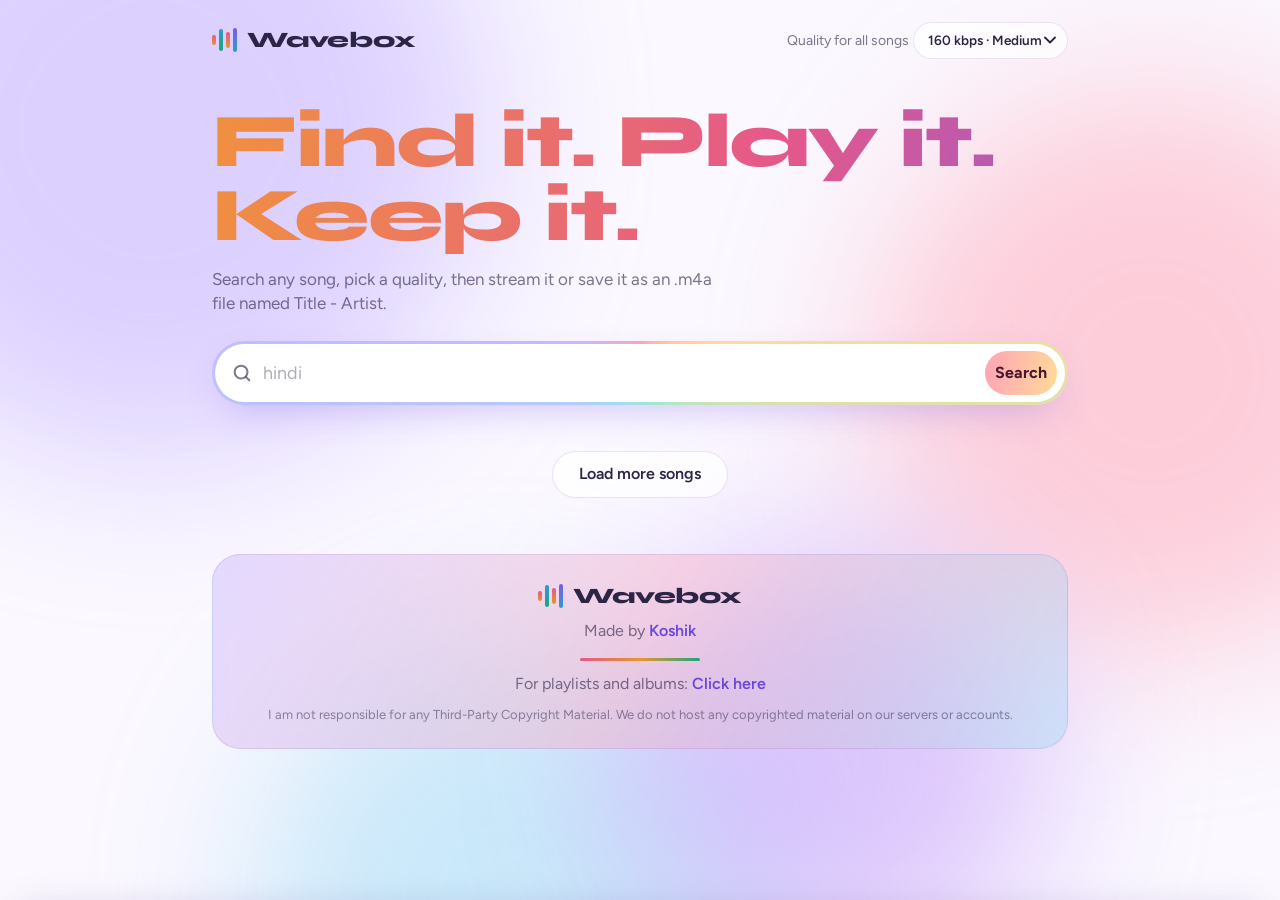
<file: index.html>
<!DOCTYPE html>
<html lang="en">
<head>
<meta charset="UTF-8">
<meta name="viewport" content="width=device-width, initial-scale=1, viewport-fit=cover">
<title>Wavebox – Search, Play, Download</title>
<link rel="icon" type="image/svg+xml" href="/wavebox-icon.svg">
<link rel="preconnect" href="https://fonts.googleapis.com">
<link rel="preconnect" href="https://fonts.gstatic.com" crossorigin>
<link href="https://fonts.googleapis.com/css2?family=Figtree:wght@400;500;600;700&family=Syne:wght@700;800&display=swap" rel="stylesheet">
<link rel="stylesheet" href="styles.css">
</head>
<body>
<div class="aurora" aria-hidden="true"><i></i><i></i><i></i><i></i></div>

<div class="shell">
  <header class="top">
    <div class="brand"><div class="wave" aria-hidden="true"><b></b><b></b><b></b><b></b></div>Wavebox</div>
    <label class="gq"><span>Quality for all songs</span>
      <select class="sel" id="gq" aria-label="Default quality for playing and downloading"></select>
    </label>
  </header>

  <section class="hero">
    <h1>Find it. Play it. Keep it.</h1>
    <p>Search any song, pick a quality, then stream it or save it as an .m4a file named Title - Artist.</p>
  </section>

  <form class="search" id="form" role="search" autocomplete="off">
    <div class="in">
      <svg class="s" viewBox="0 0 24 24"><circle cx="11" cy="11" r="7"/><path d="m20 20-3.5-3.5"/></svg>
      <input id="q" type="search" placeholder="hindi" aria-label="Search songs" enterkeyhint="search">
      <button class="go" type="submit">Search</button>
    </div>
  </form>

  <div class="list" id="list" aria-live="polite"></div>
  <div class="status" id="status" hidden></div>
  <div class="more" id="more" hidden><button id="moreBtn" type="button">Load more songs</button></div>
  <!-- Footer -->
  <footer class="site-foot">
  <div class="brand"><div class="wave" aria-hidden="true"><b></b><b></b><b></b><b></b></div>Wavebox</div>
  <p>Made by <a href="https://koshik.pages.dev">Koshik</a></p>
  <div class="line"></div>
  <p>For playlists and albums: <a href="./beta">Click here</a></p><p></p>
  <small>I am not responsible for any Third-Party Copyright Material. We do not host any copyrighted material on our servers or accounts.</small>
  </footer>
</div>

<!-- Bottom bar -->
<div class="bar" id="bar" role="region" aria-label="Player">
  <div class="prog"><i id="miniProg"></i></div>
  <div class="bc"><img id="barImg" alt="" src="[data-uri]"></div>
  <div class="bm"><div class="t" id="barT"></div><div class="a" id="barA"></div></div>
  <div class="time" id="barTime">0:00 / 0:00</div>
  <div class="ctr">
    <button class="ibtn hide-s" id="barPrev" aria-label="Previous song"><svg class="f" viewBox="0 0 24 24"><path d="M6 5h2.2v14H6zM9.5 12l9.2-6.6v13.2z"/></svg></button>
    <button class="ibtn big pp" id="barPP" aria-label="Play or pause"><svg class="f pl" viewBox="0 0 24 24"><path d="M8 5.2v13.6a1 1 0 0 0 1.5.86l11-6.8a1 1 0 0 0 0-1.72l-11-6.8A1 1 0 0 0 8 5.2z"/></svg><svg class="f pa" viewBox="0 0 24 24"><rect x="6" y="4.5" width="4.2" height="15" rx="1.3"/><rect x="13.8" y="4.5" width="4.2" height="15" rx="1.3"/></svg></button>
    <button class="ibtn hide-s" id="barNext" aria-label="Next song"><svg class="f" viewBox="0 0 24 24"><path d="M15.8 5H18v14h-2.2zM14.5 12 5.3 5.4v13.2z"/></svg></button>
    <button class="ibtn" id="barOpen" aria-label="Open full player"><svg class="s" viewBox="0 0 24 24"><path d="m6 15 6-6 6 6"/></svg></button>
  </div>
</div>

<!-- Full player -->
<div class="fp" id="fp" inert role="dialog" aria-label="Now playing">
  <div class="head">
    <button class="ibtn" id="fpClose" aria-label="Close full player"><svg class="s" viewBox="0 0 24 24"><path d="m6 9 6 6 6-6"/></svg></button>
    <span>Now playing</span>
    <span style="width:44px"></span>
  </div>
  <div class="disc-wrap"><div class="disc"><img id="fpImg" alt="Album cover" src="[data-uri]"></div></div>
  <div class="info"><div class="t" id="fpT"></div><div class="a" id="fpA"></div></div>
  <div class="seekrow">
    <input type="range" id="seek" min="0" max="1000" value="0" aria-label="Seek">
    <div class="times"><span id="fpCur">0:00</span><span id="fpDur">0:00</span></div>
  </div>
  <div class="ctrls">
    <button class="ibtn toggle" id="rep" aria-label="Repeat this song" aria-pressed="false"><svg class="s" viewBox="0 0 24 24"><path d="M17 2l4 4-4 4"/><path d="M3 11V9a3 3 0 0 1 3-3h15"/><path d="M7 22l-4-4 4-4"/><path d="M21 13v2a3 3 0 0 1-3 3H3"/></svg></button>
    <button class="ibtn" id="fpPrev" aria-label="Previous song"><svg class="f" viewBox="0 0 24 24"><path d="M6 5h2.2v14H6zM9.5 12l9.2-6.6v13.2z"/></svg></button>
    <button class="ibtn big pp" id="fpPP" aria-label="Play or pause"><svg class="f pl" viewBox="0 0 24 24"><path d="M8 5.2v13.6a1 1 0 0 0 1.5.86l11-6.8a1 1 0 0 0 0-1.72l-11-6.8A1 1 0 0 0 8 5.2z"/></svg><svg class="f pa" viewBox="0 0 24 24"><rect x="6" y="4.5" width="4.2" height="15" rx="1.3"/><rect x="13.8" y="4.5" width="4.2" height="15" rx="1.3"/></svg></button>
    <button class="ibtn" id="fpNext" aria-label="Next song"><svg class="f" viewBox="0 0 24 24"><path d="M15.8 5H18v14h-2.2zM14.5 12 5.3 5.4v13.2z"/></svg></button>
    <button class="ibtn" id="fpShare" aria-label="Share song"><svg class="s" viewBox="0 0 24 24"><circle cx="18" cy="5" r="3"/><circle cx="6" cy="12" r="3"/><circle cx="18" cy="19" r="3"/><path d="m8.6 13.5 6.8 4M15.4 6.5l-6.8 4"/></svg></button>
  </div>
  <div class="foot">
    <select class="sel" id="fpQ" aria-label="Quality for this song"></select>
    <button class="dlbig" id="fpDl"><svg class="s" viewBox="0 0 24 24"><path d="M12 4v11"/><path d="m7 11 5 5 5-5"/><path d="M5 20h14"/></svg><span>Download</span></button>
    <div class="vol"><svg class="s" viewBox="0 0 24 24"><path d="M11 5 6 9H3v6h3l5 4z"/><path d="M15.5 8.5a5 5 0 0 1 0 7"/></svg><input type="range" id="vol" min="0" max="100" value="100" aria-label="Volume"></div>
  </div>
</div>

<div class="toast" id="toast" role="status"></div>
<audio id="audio" preload="none"></audio>

<script src="script.js"></script>
  
</body>
</html>
</file>
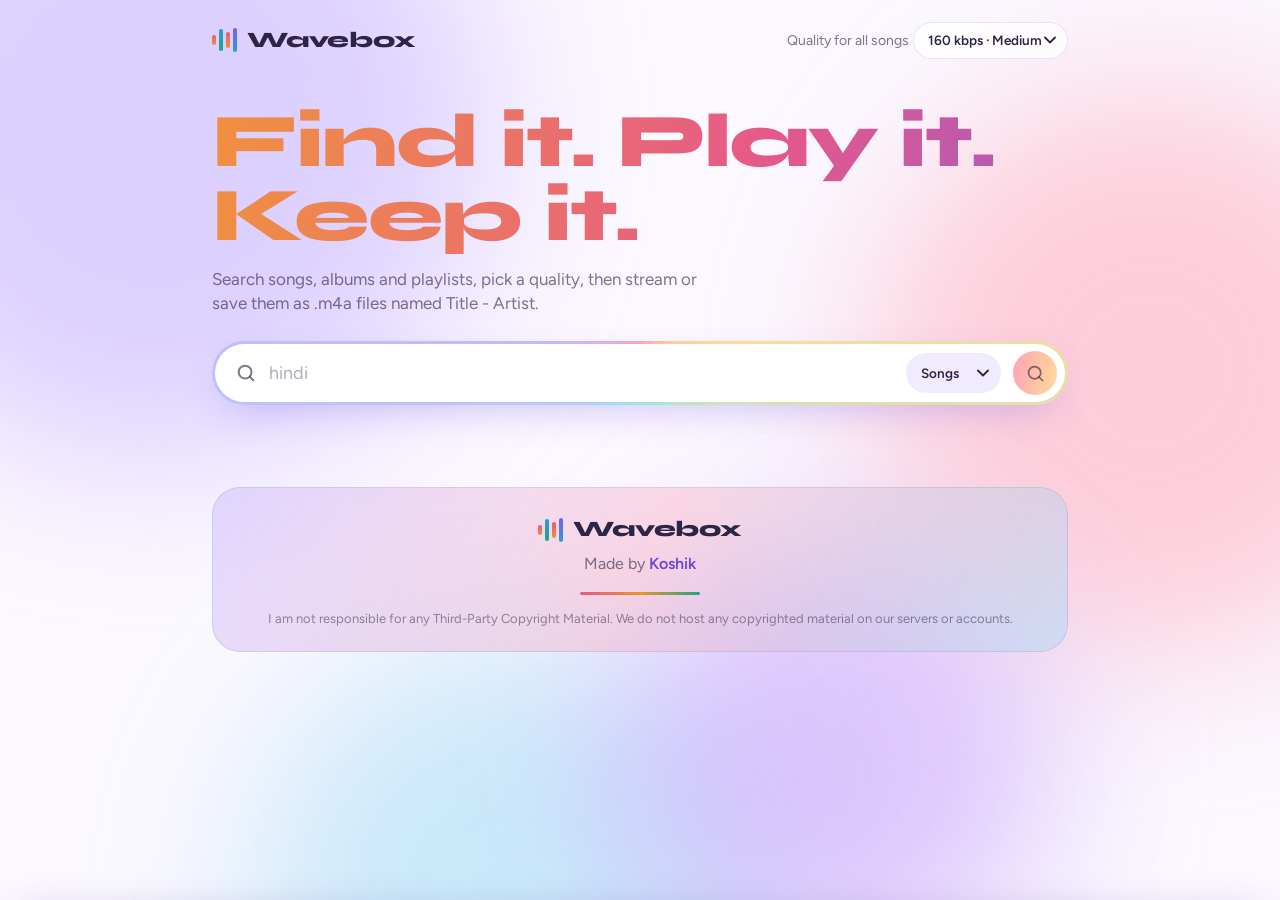
<file: beta/index.html>
<!DOCTYPE html>
<html lang="en">
<head>
<meta charset="UTF-8">
<meta name="viewport" content="width=device-width, initial-scale=1, viewport-fit=cover">
<title>Wavebox – Search, Play, Download</title>
<link rel="icon" type="image/svg+xml" href="/wavebox-icon.svg">
<link rel="preconnect" href="https://fonts.googleapis.com">
<link rel="preconnect" href="https://fonts.gstatic.com" crossorigin>
<link href="https://fonts.googleapis.com/css2?family=Figtree:wght@400;500;600;700&family=Syne:wght@700;800&display=swap" rel="stylesheet">
<link rel="stylesheet" href="styles.css">
</head>
<body>
<div class="aurora" aria-hidden="true"><i></i><i></i><i></i><i></i></div>

<div class="shell">
  <header class="top">
    <div class="brand"><div class="wave" aria-hidden="true"><b></b><b></b><b></b><b></b></div>Wavebox</div>
    <label class="gq"><span>Quality for all songs</span>
      <select class="sel" id="gq" aria-label="Default quality for playing and downloading"></select>
    </label>
  </header>

  <!-- Search view -->
  <div id="browse">
    <section class="hero">
      <h1>Find it. Play it. Keep it.</h1>
      <p>Search songs, albums and playlists, pick a quality, then stream or save them as .m4a files named Title - Artist.</p>
    </section>

    <form class="search" id="form" role="search" autocomplete="off">
      <div class="in">
        <svg class="s" viewBox="0 0 24 24"><circle cx="11" cy="11" r="7"/><path d="m20 20-3.5-3.5"/></svg>
        <input id="q" type="search" placeholder="hindi" aria-label="Search" enterkeyhint="search">
        <select class="sel mode" id="mode" aria-label="What to search for">
          <option value="songs">Songs</option>
          <option value="albums">Albums</option>
          <option value="playlists">Playlists</option>
        </select>
        <button class="go" type="submit" aria-label="Search"><svg viewBox="0 0 24 24" aria-hidden="true"><circle cx="11" cy="11" r="7"></circle><path d="m20 20-4-4"></path></svg></button>
      </div>
    </form>

    <div class="list" id="list" aria-live="polite"></div>
    <div class="status" id="status" hidden></div>
    <div class="more" id="more" hidden><button id="moreBtn" type="button">Load more songs</button></div>
  </div>

  <!-- Album / playlist view (opens in place, no page reload) -->
  <section class="col" id="col" hidden aria-label="Album or playlist">
    <button class="back" id="colBack" type="button"><svg class="s" viewBox="0 0 24 24"><path d="m15 6-6 6 6 6"/></svg>Back</button>
    <div class="chead" id="colHead">
      <div class="ccover"><img id="colImg" width="150" height="150" alt="" src="[data-uri]"></div>
      <div class="cinfo">
        <span class="ctype" id="colType">Album</span>
        <h2 id="colTitle">Loading…</h2>
        <p class="csub" id="colSub"></p>
        <p class="cstats" id="colStats"></p>
        <div class="cacts">
          <button class="pill pill-play" id="colPlay" type="button"><svg class="f" viewBox="0 0 24 24"><path d="M8 5.2v13.6a1 1 0 0 0 1.5.86l11-6.8a1 1 0 0 0 0-1.72l-11-6.8A1 1 0 0 0 8 5.2z"/></svg><span id="colPlayT">Play all</span></button>
          <button class="pill pill-dl" id="colDl" type="button"><svg class="s" viewBox="0 0 24 24"><path d="M12 4v11"/><path d="m7 11 5 5 5-5"/><path d="M5 20h14"/></svg><span>Download all</span></button>
          <button class="ibtn" id="colShare" type="button" aria-label="Share link"><svg class="s" viewBox="0 0 24 24"><circle cx="18" cy="5" r="3"/><circle cx="6" cy="12" r="3"/><circle cx="18" cy="19" r="3"/><path d="m8.6 13.5 6.8 4M15.4 6.5l-6.8 4"/></svg></button>
        </div>
      </div>
    </div>
    <div class="list" id="colList" aria-live="polite"></div>
    <div class="status" id="colStatus" hidden></div>
  </section>

  <!-- Footer -->
  <footer class="site-foot">
  <div class="brand"><div class="wave" aria-hidden="true"><b></b><b></b><b></b><b></b></div>Wavebox</div>
  <p>Made by <a href="https://koshik.pages.dev">Koshik</a></p>
  <div class="line"></div>
  <small>I am not responsible for any Third-Party Copyright Material. We do not host any copyrighted material on our servers or accounts.</small>
  </footer>
</div>

<!-- Bottom bar -->
<div class="bar" id="bar" role="region" aria-label="Player">
  <div class="prog"><i id="miniProg"></i></div>
  <div class="bc"><img id="barImg" alt="" src="[data-uri]"></div>
  <div class="bm"><div class="t" id="barT"></div><div class="a" id="barA"></div></div>
  <div class="time" id="barTime">0:00 / 0:00</div>
  <div class="ctr">
    <button class="ibtn hide-s" id="barPrev" aria-label="Previous song"><svg class="f" viewBox="0 0 24 24"><path d="M6 5h2.2v14H6zM9.5 12l9.2-6.6v13.2z"/></svg></button>
    <button class="ibtn big pp" id="barPP" aria-label="Play or pause"><svg class="f pl" viewBox="0 0 24 24"><path d="M8 5.2v13.6a1 1 0 0 0 1.5.86l11-6.8a1 1 0 0 0 0-1.72l-11-6.8A1 1 0 0 0 8 5.2z"/></svg><svg class="f pa" viewBox="0 0 24 24"><rect x="6" y="4.5" width="4.2" height="15" rx="1.3"/><rect x="13.8" y="4.5" width="4.2" height="15" rx="1.3"/></svg></button>
    <button class="ibtn hide-s" id="barNext" aria-label="Next song"><svg class="f" viewBox="0 0 24 24"><path d="M15.8 5H18v14h-2.2zM14.5 12 5.3 5.4v13.2z"/></svg></button>
    <button class="ibtn" id="barOpen" aria-label="Open full player"><svg class="s" viewBox="0 0 24 24"><path d="m6 15 6-6 6 6"/></svg></button>
  </div>
</div>

<!-- Full player -->
<div class="fp" id="fp" inert role="dialog" aria-label="Now playing">
  <div class="head">
    <button class="ibtn" id="fpClose" aria-label="Close full player"><svg class="s" viewBox="0 0 24 24"><path d="m6 9 6 6 6-6"/></svg></button>
    <span>Now playing</span>
    <span style="width:44px"></span>
  </div>
  <div class="disc-wrap"><div class="disc"><img id="fpImg" alt="Album cover" src="[data-uri]"></div></div>
  <div class="info"><div class="t" id="fpT"></div><div class="a" id="fpA"></div></div>
  <div class="seekrow">
    <input type="range" id="seek" min="0" max="1000" value="0" aria-label="Seek">
    <div class="times"><span id="fpCur">0:00</span><span id="fpDur">0:00</span></div>
  </div>
  <div class="ctrls">
    <button class="ibtn toggle" id="rep" aria-label="Repeat this song" aria-pressed="false"><svg class="s" viewBox="0 0 24 24"><path d="M17 2l4 4-4 4"/><path d="M3 11V9a3 3 0 0 1 3-3h15"/><path d="M7 22l-4-4 4-4"/><path d="M21 13v2a3 3 0 0 1-3 3H3"/></svg></button>
    <button class="ibtn" id="fpPrev" aria-label="Previous song"><svg class="f" viewBox="0 0 24 24"><path d="M6 5h2.2v14H6zM9.5 12l9.2-6.6v13.2z"/></svg></button>
    <button class="ibtn big pp" id="fpPP" aria-label="Play or pause"><svg class="f pl" viewBox="0 0 24 24"><path d="M8 5.2v13.6a1 1 0 0 0 1.5.86l11-6.8a1 1 0 0 0 0-1.72l-11-6.8A1 1 0 0 0 8 5.2z"/></svg><svg class="f pa" viewBox="0 0 24 24"><rect x="6" y="4.5" width="4.2" height="15" rx="1.3"/><rect x="13.8" y="4.5" width="4.2" height="15" rx="1.3"/></svg></button>
    <button class="ibtn" id="fpNext" aria-label="Next song"><svg class="f" viewBox="0 0 24 24"><path d="M15.8 5H18v14h-2.2zM14.5 12 5.3 5.4v13.2z"/></svg></button>
    <button class="ibtn" id="fpShare" aria-label="Share song"><svg class="s" viewBox="0 0 24 24"><circle cx="18" cy="5" r="3"/><circle cx="6" cy="12" r="3"/><circle cx="18" cy="19" r="3"/><path d="m8.6 13.5 6.8 4M15.4 6.5l-6.8 4"/></svg></button>
  </div>
  <div class="foot">
    <select class="sel" id="fpQ" aria-label="Quality for this song"></select>
    <button class="dlbig" id="fpDl"><svg class="s" viewBox="0 0 24 24"><path d="M12 4v11"/><path d="m7 11 5 5 5-5"/><path d="M5 20h14"/></svg><span>Download</span></button>
    <div class="vol"><svg class="s" viewBox="0 0 24 24"><path d="M11 5 6 9H3v6h3l5 4z"/><path d="M15.5 8.5a5 5 0 0 1 0 7"/></svg><input type="range" id="vol" min="0" max="100" value="100" aria-label="Volume"></div>
  </div>
</div>

<div class="toast" id="toast" role="status"></div>
<audio id="audio" preload="none"></audio>

<script src="script.js"></script>
  
</body>
</html>
</file>
<file: styles.css>
/* (c) Koshik Kumar - https://github.com/KoshikKumar17 */
@property --ph { syntax: '<number>'; inherits: true; initial-value: 265; }
@property --a { syntax: '<angle>'; inherits: false; initial-value: 0deg; }

:root {
  --bg: #FBF8FF;
  --text: #2D2545;
  --muted: rgba(45, 37, 69, .62);
  --glass: rgba(255, 255, 255, .64);
  --glass-line: rgba(124, 100, 190, .17);
  --coral: #FFA3B5;
  --sun: #FFDB99;
  --mint: #A2EACF;
  --sky: #A2DCF6;
  --violet: #C8B6FF;
  --coral-d: #E5588A;
  --sun-d: #E9962B;
  --violet-d: #7B5CE6;
  --sky-d: #2E9AD6;
  --mint-d: #1BA67D;
  --ph: 265;
  --bar-h: 78px;
  transition: --ph 1.2s ease;
  color-scheme: light;
}

* { box-sizing: border-box; margin: 0; padding: 0; -webkit-tap-highlight-color: transparent; }
html { scroll-behavior: smooth; }
body {
  font-family: 'Figtree', system-ui, sans-serif;
  background: var(--bg);
  color: var(--text);
  min-height: 100vh;
  overflow-x: hidden;
  line-height: 1.4;
}
button, select, input { font: inherit; color: inherit; }
button { cursor: pointer; background: none; border: 0; }
:focus-visible { outline: 2px solid var(--violet-d); outline-offset: 2px; border-radius: 10px; }
svg.f { fill: currentColor; stroke: none; }
svg.s { fill: none; stroke: currentColor; stroke-width: 2.2; stroke-linecap: round; stroke-linejoin: round; }

/* ---------- Soft pastel background ---------- */
.aurora { position: fixed; inset: 0; z-index: 0; overflow: hidden; pointer-events: none; }
.aurora i {
  position: absolute; border-radius: 50%; filter: blur(80px); opacity: .6;
  animation: drift 24s ease-in-out infinite alternate;
}
.aurora i:nth-child(1) { width: 52vmax; height: 52vmax; left: -14vmax; top: -16vmax; background: var(--violet); }
.aurora i:nth-child(2) { width: 44vmax; height: 44vmax; right: -12vmax; top: 10vh; background: var(--coral); animation-duration: 28s; animation-delay: -6s; opacity: .5; }
.aurora i:nth-child(3) { width: 40vmax; height: 40vmax; left: 20vw; bottom: -20vmax; background: var(--sky); animation-duration: 32s; animation-delay: -12s; opacity: .55; }
.aurora i:nth-child(4) { width: 34vmax; height: 34vmax; right: 18vw; bottom: -6vmax; background: hsl(var(--ph) 90% 80%); animation-duration: 20s; opacity: .55; }
@keyframes drift {
  0%   { transform: translate3d(0, 0, 0) scale(1); }
  100% { transform: translate3d(7vw, 6vh, 0) scale(1.18); }
}

/* ---------- Layout ---------- */
.shell { position: relative; z-index: 1; max-width: 880px; margin: 0 auto; padding: 22px 12px calc(var(--bar-h) + 70px); }

.top { display: flex; align-items: center; justify-content: space-between; gap: 12px; }
.brand { display: flex; align-items: center; gap: 10px; font-family: 'Syne', sans-serif; font-weight: 800; font-size: 22px; letter-spacing: -.01em; }
.brand .wave { display: flex; align-items: center; gap: 3px; height: 26px; }
.brand .wave b { width: 4px; border-radius: 4px; background: linear-gradient(var(--coral-d), var(--sun-d)); animation: bounce 1.2s ease-in-out infinite; }
.brand .wave b:nth-child(1) { height: 10px; animation-delay: -.2s; }
.brand .wave b:nth-child(2) { height: 22px; animation-delay: -.5s; background: linear-gradient(var(--sky-d), var(--mint-d)); }
.brand .wave b:nth-child(3) { height: 16px; animation-delay: -.8s; }
.brand .wave b:nth-child(4) { height: 24px; animation-delay: -.35s; background: linear-gradient(var(--violet-d), var(--sky-d)); }
@keyframes bounce { 0%, 100% { transform: scaleY(.45); } 50% { transform: scaleY(1); } }

.gq { display: flex; align-items: center; gap: 4px; font-size: 14px; color: var(--muted); }

select.sel {
  appearance: none; -webkit-appearance: none;
  background: rgba(255, 255, 255, .75) url("data:image/svg+xml,%3Csvg xmlns='http://www.w3.org/2000/svg' width='12' height='8' viewBox='0 0 12 8'%3E%3Cpath d='M1 1.5l5 5 5-5' fill='none' stroke='%232D2545' stroke-width='1.8' stroke-linecap='round' stroke-linejoin='round'/%3E%3C/svg%3E") no-repeat right 11px center;
  border: 1px solid var(--glass-line);
  border-radius: 999px; padding: 8px 25px 8px 14px; font-size: 13.5px; font-weight: 600; color: var(--text);
  cursor: pointer; transition: border-color .2s, background-color .2s;
}
select.sel:hover { border-color: var(--violet-d); }
select.sel option { color: #2D2545; background: #fff; }

.hero { padding: 46px 0 26px; text-align: left; }
.hero h1 {
  font-family: 'Syne', sans-serif; font-weight: 800; line-height: .98; letter-spacing: -.025em;
  font-size: clamp(40px, 9vw, 76px);
  background: linear-gradient(100deg, #F0913F, #E5588A 30%, #7B5CE6 58%, #2E9AD6 80%, #1BA67D);
  background-size: 220% 100%;
  -webkit-background-clip: text; background-clip: text; color: transparent;
  animation: sheen 9s ease-in-out infinite alternate;
}
@keyframes sheen { to { background-position: 100% 0; } }
.hero p { margin-top: 14px; color: var(--muted); max-width: 46ch; font-size: 17px; }

/* search */
.search {
  position: relative; display: flex; align-items: center; gap: 10px;
  padding: 3px; border-radius: 999px;
  background: conic-gradient(from var(--a, 0deg), var(--coral), var(--sun), var(--mint), var(--sky), var(--violet), var(--coral));
  animation: spin-a 7s linear infinite;
  box-shadow: 0 14px 40px -16px rgba(123, 92, 230, .45);
}
@keyframes spin-a { to { --a: 360deg; } }
.search .in { flex: 1; display: flex; align-items: center; gap: 10px; background: #fff; border-radius: 999px; padding: 0 8px 0 16px; height: 58px; }
.search svg { width: 22px; height: 22px; flex: none; color: var(--muted); }
.search input { flex: 1; min-width: 0; background: none; border: 0; outline: 0; font-size: 18px; height: 100%; }
.search input::placeholder { color: rgba(45, 37, 69, .38); }
.search .go { height: 44px; padding: 0 10px; border-radius: 999px; font-weight: 700; background: linear-gradient(100deg, var(--coral), var(--sun)); color: #4a1630; transition: transform .2s, filter .2s; }
.search .go:hover { transform: scale(1.04); filter: brightness(1.04); }
.search .go:active { transform: scale(.97); }

/* ---------- Song list ---------- */
.list { margin-top: 26px; display: flex; flex-direction: column; gap: 10px; }
.row {
  --h: 265;
  position: relative; display: flex; align-items: center; flex-wrap: wrap; gap: 8px 14px;
  padding: 10px 12px 10px 10px; border-radius: 20px;
  background:
    linear-gradient(100deg, hsl(var(--h) 90% 86% / .75), rgba(255, 255, 255, .55) 60%),
    var(--glass);
  border: 1px solid var(--glass-line);
  backdrop-filter: blur(14px); -webkit-backdrop-filter: blur(14px);
  transition: transform .25s ease, border-color .25s, box-shadow .25s;
  animation: rowin .5s cubic-bezier(.2, .8, .2, 1) both;
  animation-delay: calc(var(--i, 0) * 35ms);
}
@keyframes rowin { from { opacity: 0; transform: translateY(14px) scale(.98); } to { opacity: 1; transform: none; } }
.row:hover { transform: translateY(-2px); border-color: hsl(var(--h) 70% 65% / .7); }
.row.cur { border-color: hsl(var(--h) 75% 60% / .85); box-shadow: 0 10px 34px -14px hsl(var(--h) 80% 55% / .6); }
.row { cursor: pointer; }

.cover { position: relative; width: 50px; height: 50px; flex: none; border-radius: 13px; overflow: hidden; background: hsl(var(--h) 70% 85%); }
.cover img { width: 100%; height: 100%; object-fit: cover; display: block; }
.eq { position: absolute; inset: 0; display: none; align-items: flex-end; justify-content: center; gap: 3px; padding-bottom: 11px; background: rgba(255, 255, 255, .62); }
.eq b { width: 4px; height: 100%; max-height: 24px; border-radius: 3px; background: var(--mint-d); transform-origin: bottom; animation: eq 0.9s ease-in-out infinite; }
.eq b:nth-child(2) { background: var(--sun-d); animation-delay: -.3s; }
.eq b:nth-child(3) { background: var(--coral-d); animation-delay: -.6s; }
@keyframes eq { 0%, 100% { transform: scaleY(.25); } 50% { transform: scaleY(1); } }
.row.live .eq { display: flex; }

.meta { flex: 1; min-width: 0; }
.meta .t { font-weight: 700; font-size: 16px; white-space: nowrap; overflow: hidden; text-overflow: ellipsis; }
.meta .a { color: var(--muted); font-size: 14px; white-space: nowrap; overflow: hidden; text-overflow: ellipsis; margin-top: 1px; }
.meta .d { font-size: 12.5px; color: rgba(45, 37, 69, .5); margin-top: 2px; display: flex; gap: 8px; align-items: center; }
.badge { font-size: 10.5px; font-weight: 800; padding: 1px 5px; border-radius: 5px; background: rgba(45, 37, 69, .12); color: var(--text); }

.acts { display: flex; align-items: center; gap: 8px; }
.ibtn {
  width: 44px; height: 44px; border-radius: 50%; display: grid; place-items: center; flex: none;
  border: 1px solid var(--glass-line); background: rgba(255, 255, 255, .7); transition: transform .2s, background .2s, border-color .2s;
}
.ibtn svg { width: 20px; height: 20px; }
.ibtn:hover { transform: scale(1.1); }
.ibtn:active { transform: scale(.94); }
.ibtn.play { background: linear-gradient(135deg, hsl(var(--h) 90% 72%), hsl(calc(var(--h) + 45) 90% 76%)); border-color: transparent; color: #2D2545; }
.ibtn.dl:hover { border-color: var(--mint-d); color: var(--mint-d); }
.ibtn.share:hover { border-color: var(--violet-d); color: var(--violet-d); }
.ibtn.dl.busy { font-size: 11.5px; font-weight: 800; color: var(--mint-d); border-color: var(--mint-d); animation: pulse 1s ease-in-out infinite; }
@keyframes pulse { 50% { box-shadow: 0 0 0 6px rgba(27, 166, 125, .16); } }
.row .ibtn.play .pa { display: none; }
.row.live .ibtn.play .pl { display: none; }
.row.live .ibtn.play .pa { display: block; }

/* states */
.status { margin-top: 36px; text-align: center; color: var(--muted); }
.status h3 { font-family: 'Syne', sans-serif; font-size: 22px; color: var(--text); margin-bottom: 6px; }
.status .retry { margin-top: 14px; padding: 10px 20px; border-radius: 999px; background: linear-gradient(100deg, var(--coral), var(--sun)); color: #4a1630; font-weight: 700; }
.skel { height: 72px; border-radius: 20px; background: linear-gradient(100deg, rgba(124, 100, 190, .07) 30%, rgba(124, 100, 190, .17) 50%, rgba(124, 100, 190, .07) 70%); background-size: 250% 100%; animation: shimmer 1.3s linear infinite; }
@keyframes shimmer { to { background-position: -150% 0; } }
.more { display: flex; justify-content: center; margin-top: 20px; }
.more button { padding: 11px 26px; border-radius: 999px; border: 1px solid var(--glass-line); background: rgba(255, 255, 255, .7); font-weight: 600; }
.more button:hover { border-color: var(--violet-d); }

/* ---------- Footer ---------- */
.site-foot {
  margin-top: 56px; padding: 26px 22px 22px; border-radius: 28px; text-align: center;
  background: linear-gradient(120deg, rgba(200, 182, 255, .45), rgba(255, 163, 181, .35) 50%, rgba(162, 220, 246, .45));
  border: 1px solid var(--glass-line);
  backdrop-filter: blur(14px); -webkit-backdrop-filter: blur(14px);
}
.site-foot .brand { justify-content: center; }
.site-foot p { margin-top: 8px; color: var(--muted); }
.site-foot a { color: #6A48D9; font-weight: 600; text-decoration: none; }
.site-foot a:hover { color: #E5588A; text-decoration: underline; }
.site-foot .line {
  height: 3px; width: 120px; margin: 16px auto 12px; border-radius: 3px;
  background: linear-gradient(90deg, var(--coral-d), var(--sun-d), var(--mint-d), var(--sky-d), var(--violet-d));
  background-size: 200% 100%; animation: sheen 6s linear infinite alternate;
}
.site-foot small { color: rgba(45, 37, 69, .5); font-size: 13px; }

/* ---------- Bottom player bar ---------- */
.bar {
  position: fixed; left: 0; right: 0; bottom: 0; z-index: 20; height: calc(var(--bar-h) + env(safe-area-inset-bottom));
  padding: 0 16px env(safe-area-inset-bottom);
  display: flex; align-items: center; gap: 14px;
  background: linear-gradient(90deg, hsl(var(--ph) 85% 93% / .96), rgba(255, 255, 255, .96) 65%);
  backdrop-filter: blur(22px); -webkit-backdrop-filter: blur(22px);
  border-top: 1px solid var(--glass-line);
  box-shadow: 0 -12px 40px -22px rgba(80, 60, 140, .35);
  transform: translateY(110%); transition: transform .5s cubic-bezier(.2, .9, .2, 1);
  cursor: pointer;
}
.bar.show { transform: none; }
.bar .prog { position: absolute; left: 0; top: -1px; height: 3px; width: 100%; background: rgba(45, 37, 69, .08); }
.bar .prog i { display: block; height: 100%; width: 0; background: linear-gradient(90deg, var(--coral-d), var(--violet-d), var(--sky-d)); border-radius: 0 3px 3px 0; }
.bar .bc { width: 52px; height: 52px; border-radius: 14px; overflow: hidden; flex: none; box-shadow: 0 6px 20px -8px hsl(var(--ph) 70% 50% / .6); }
.bar .bc img { width: 100%; height: 100%; object-fit: cover; display: block; }
.bar .bm { flex: 1; min-width: 0; }
.bar .bm .t { font-weight: 700; white-space: nowrap; overflow: hidden; text-overflow: ellipsis; }
.bar .bm .a { font-size: 13.5px; color: var(--muted); white-space: nowrap; overflow: hidden; text-overflow: ellipsis; }
.bar .ctr { display: flex; align-items: center; gap: 6px; }
.bar .ctr .ibtn { border: 0; background: none; width: 42px; height: 42px; }
.bar .ctr .ibtn.big { background: var(--text); color: #fff; width: 48px; height: 48px; }
.bar .time { font-size: 12.5px; color: var(--muted); font-variant-numeric: tabular-nums; min-width: 86px; text-align: right; }
.pp .pa { display: none; }
.playing .pp .pl { display: none; }
.playing .pp .pa { display: block; }
.buffer .pp { animation: pulse 1s infinite; }

/* ---------- Full-page player ---------- */
.fp {
  position: fixed; inset: 0; z-index: 30; display: flex; flex-direction: column; align-items: center;
  padding: max(18px, env(safe-area-inset-top)) 22px max(24px, env(safe-area-inset-bottom));
  background:
    radial-gradient(90vmax 70vmax at 15% 0%, hsl(var(--ph) 90% 86% / .95), transparent 60%),
    radial-gradient(80vmax 60vmax at 95% 100%, hsl(calc(var(--ph) + 60) 90% 87% / .9), transparent 60%),
    var(--bg);
  transform: translateY(102%); transition: transform .6s cubic-bezier(.2, .9, .15, 1); overflow-y: auto;
}
.fp.open { transform: none; }
.fp .head { width: 100%; max-width: 520px; display: flex; align-items: center; justify-content: space-between; }
.fp .head span { font-size: 14px; color: var(--muted); font-weight: 600; }
.fp .disc-wrap { flex: 1 1 auto; display: grid; place-items: center; padding: 18px 0; width: 100%; min-height: 150px; }
.disc {
  width: min(72vw, 40vh, 380px); aspect-ratio: 1; border-radius: 12px; overflow: hidden;
  background: hsl(var(--ph) 60% 88%);
  box-shadow: 0 28px 60px -22px hsl(var(--ph) 70% 50% / .6), 0 0 0 1px rgba(255, 255, 255, .7);
}
.disc img { width: 100%; height: 100%; object-fit: cover; display: block; }
.fp .info { flex: none; width: 100%; max-width: 520px; text-align: center; overflow-wrap: anywhere; }
.fp .info .t { font-family: 'Syne', sans-serif; font-weight: 800; font-size: clamp(24px, 6vw, 34px); line-height: 1.1; }
.fp .info .a { margin-top: 6px; color: var(--muted); font-size: 17px; }
.fp .head, .fp .seekrow, .fp .ctrls, .fp .foot { flex: none; }
.seekrow { width: 100%; max-width: 520px; margin-top: 22px; }
.seekrow .times { display: flex; justify-content: space-between; font-size: 13px; color: var(--muted); font-variant-numeric: tabular-nums; margin-top: 4px; }
input[type=range] { -webkit-appearance: none; appearance: none; width: 100%; height: 22px; background: transparent; cursor: pointer; --p: 0%; }
input[type=range]::-webkit-slider-runnable-track { height: 6px; border-radius: 6px; background: linear-gradient(90deg, var(--coral-d), var(--violet-d) var(--p), rgba(45, 37, 69, .14) var(--p)); }
input[type=range]::-moz-range-track { height: 6px; border-radius: 6px; background: rgba(45, 37, 69, .14); }
input[type=range]::-moz-range-progress { height: 6px; border-radius: 6px; background: linear-gradient(90deg, var(--coral-d), var(--violet-d)); }
input[type=range]::-webkit-slider-thumb { -webkit-appearance: none; box-sizing: border-box; width: 18px; height: 18px; margin-top: -6px; border-radius: 50%; background: #fff; border: 2px solid var(--violet-d); box-shadow: 0 2px 8px rgba(45, 37, 69, .25); }
input[type=range]::-moz-range-thumb { box-sizing: border-box; width: 18px; height: 18px; border: 2px solid var(--violet-d); border-radius: 50%; background: #fff; }
.fp .ctrls { display: flex; align-items: center; justify-content: center; gap: 18px; margin-top: 10px; }
.fp .ctrls .ibtn { width: 52px; height: 52px; border: 0; background: none; }
.fp .ctrls .ibtn svg { width: 26px; height: 26px; }
.fp .ctrls .ibtn.big { width: 76px; height: 76px; background: linear-gradient(135deg, var(--coral), var(--sun)); color: #4a1630; box-shadow: 0 14px 34px -12px var(--coral-d); }
.fp .ctrls .ibtn.big svg { width: 32px; height: 32px; }
.ibtn.toggle.on { color: var(--mint-d); }
.fp .foot { width: 100%; max-width: 520px; margin-top: 18px; display: flex; align-items: center; justify-content: space-between; gap: 12px; flex-wrap: wrap; }
.fp .foot .dlbig { display: flex; align-items: center; gap: 8px; padding: 11px 20px; border-radius: 999px; font-weight: 700; background: linear-gradient(100deg, var(--mint), var(--sky)); color: #0d3a2e; transition: transform .2s; }
.fp .foot .dlbig:hover { transform: scale(1.04); }
.fp .foot .dlbig svg { width: 18px; height: 18px; }
.fp .foot .dlbig.busy { animation: pulse 1s infinite; }
.vol { display: flex; align-items: center; gap: 8px; color: var(--muted); }
.vol input { width: 100px; }
.vol svg { width: 20px; height: 20px; }

/* toast */
.toast { position: fixed; left: 50%; bottom: calc(var(--bar-h) + 24px); z-index: 50; transform: translate(-50%, 20px); opacity: 0; pointer-events: none; background: var(--text); color: #fff; padding: 11px 18px; border-radius: 14px; font-weight: 600; font-size: 14.5px; box-shadow: 0 14px 40px rgba(45, 37, 69, .3); max-width: min(92vw, 420px); transition: opacity .3s, transform .3s; }
.toast.show { opacity: 1; transform: translate(-50%, 0); }

@media (max-width: 640px) {
  .bar .time, .bar .ctr .hide-s { display: none; }
  .gq span { display: none; }
  .row .acts { flex-basis: 100%; justify-content: flex-end; padding-top: 2px; }
  .vol input { width: 80px; }
  .hero { padding-top: 30px; }
}
@media (prefers-reduced-motion: reduce) {
  *, *::before, *::after { animation-duration: .01ms !important; animation-iteration-count: 1 !important; transition-duration: .01ms !important; }
}
</file>
<file: beta/styles.css>
/* (c) Koshik Kumar - https://github.com/KoshikKumar17 */
@property --ph { syntax: '<number>'; inherits: true; initial-value: 265; }
@property --a { syntax: '<angle>'; inherits: false; initial-value: 0deg; }

:root {
  --bg: #FBF8FF;
  --text: #2D2545;
  --muted: rgba(45, 37, 69, .62);
  --glass: rgba(255, 255, 255, .64);
  --glass-line: rgba(124, 100, 190, .17);
  --coral: #FFA3B5;
  --sun: #FFDB99;
  --mint: #A2EACF;
  --sky: #A2DCF6;
  --violet: #C8B6FF;
  --coral-d: #E5588A;
  --sun-d: #E9962B;
  --violet-d: #7B5CE6;
  --sky-d: #2E9AD6;
  --mint-d: #1BA67D;
  --ph: 265;
  --bar-h: 78px;
  transition: --ph 1.2s ease;
  color-scheme: light;
}

* { box-sizing: border-box; margin: 0; padding: 0; -webkit-tap-highlight-color: transparent; }
html { scroll-behavior: smooth; }
body {
  font-family: 'Figtree', system-ui, sans-serif;
  background: var(--bg);
  color: var(--text);
  min-height: 100vh;
  overflow-x: hidden;
  line-height: 1.4;
}
[hidden] { display: none !important; }
button, select, input { font: inherit; color: inherit; }
button { cursor: pointer; background: none; border: 0; }
:focus-visible { outline: 2px solid var(--violet-d); outline-offset: 2px; border-radius: 10px; }
svg.f { fill: currentColor; stroke: none; }
svg.s { fill: none; stroke: currentColor; stroke-width: 2.2; stroke-linecap: round; stroke-linejoin: round; }

/* ---------- Soft pastel background ---------- */
.aurora { position: fixed; inset: 0; z-index: 0; overflow: hidden; pointer-events: none; }
.aurora i {
  position: absolute; border-radius: 50%; filter: blur(80px); opacity: .6;
  animation: drift 24s ease-in-out infinite alternate;
}
.aurora i:nth-child(1) { width: 52vmax; height: 52vmax; left: -14vmax; top: -16vmax; background: var(--violet); }
.aurora i:nth-child(2) { width: 44vmax; height: 44vmax; right: -12vmax; top: 10vh; background: var(--coral); animation-duration: 28s; animation-delay: -6s; opacity: .5; }
.aurora i:nth-child(3) { width: 40vmax; height: 40vmax; left: 20vw; bottom: -20vmax; background: var(--sky); animation-duration: 32s; animation-delay: -12s; opacity: .55; }
.aurora i:nth-child(4) { width: 34vmax; height: 34vmax; right: 18vw; bottom: -6vmax; background: hsl(var(--ph) 90% 80%); animation-duration: 20s; opacity: .55; }
@keyframes drift {
  0%   { transform: translate3d(0, 0, 0) scale(1); }
  100% { transform: translate3d(7vw, 6vh, 0) scale(1.18); }
}

/* ---------- Layout ---------- */
.shell { position: relative; z-index: 1; max-width: 880px; margin: 0 auto; padding: 22px 12px calc(var(--bar-h) + 70px); }

.top { display: flex; align-items: center; justify-content: space-between; gap: 12px; }
.brand { display: flex; align-items: center; gap: 10px; font-family: 'Syne', sans-serif; font-weight: 800; font-size: 22px; letter-spacing: -.01em; }
.brand .wave { display: flex; align-items: center; gap: 3px; height: 26px; }
.brand .wave b { width: 4px; border-radius: 4px; background: linear-gradient(var(--coral-d), var(--sun-d)); animation: bounce 1.2s ease-in-out infinite; }
.brand .wave b:nth-child(1) { height: 10px; animation-delay: -.2s; }
.brand .wave b:nth-child(2) { height: 22px; animation-delay: -.5s; background: linear-gradient(var(--sky-d), var(--mint-d)); }
.brand .wave b:nth-child(3) { height: 16px; animation-delay: -.8s; }
.brand .wave b:nth-child(4) { height: 24px; animation-delay: -.35s; background: linear-gradient(var(--violet-d), var(--sky-d)); }
@keyframes bounce { 0%, 100% { transform: scaleY(.45); } 50% { transform: scaleY(1); } }

.gq { display: flex; align-items: center; gap: 4px; font-size: 14px; color: var(--muted); }

select.sel {
  appearance: none; -webkit-appearance: none;
  background: rgba(255, 255, 255, .75) url("data:image/svg+xml,%3Csvg xmlns='http://www.w3.org/2000/svg' width='12' height='8' viewBox='0 0 12 8'%3E%3Cpath d='M1 1.5l5 5 5-5' fill='none' stroke='%232D2545' stroke-width='1.8' stroke-linecap='round' stroke-linejoin='round'/%3E%3C/svg%3E") no-repeat right 11px center;
  border: 1px solid var(--glass-line);
  border-radius: 999px; padding: 8px 25px 8px 14px; font-size: 13.5px; font-weight: 600; color: var(--text);
  cursor: pointer; transition: border-color .2s, background-color .2s;
}
select.sel:hover { border-color: var(--violet-d); }
select.sel option { color: #2D2545; background: #fff; }

.hero { padding: 46px 0 26px; text-align: left; }
.hero h1 {
  font-family: 'Syne', sans-serif; font-weight: 800; line-height: .98; letter-spacing: -.025em;
  font-size: clamp(40px, 9vw, 76px);
  background: linear-gradient(100deg, #F0913F, #E5588A 30%, #7B5CE6 58%, #2E9AD6 80%, #1BA67D);
  background-size: 220% 100%;
  -webkit-background-clip: text; background-clip: text; color: transparent;
  animation: sheen 9s ease-in-out infinite alternate;
}
@keyframes sheen { to { background-position: 100% 0; } }
.hero p { margin-top: 14px; color: var(--muted); max-width: 46ch; font-size: 17px; }

/* search */
.search {
  position: relative; display: flex; align-items: center; gap: 10px;
  padding: 3px; border-radius: 999px;
  background: conic-gradient(from var(--a, 0deg), var(--coral), var(--sun), var(--mint), var(--sky), var(--violet), var(--coral));
  animation: spin-a 7s linear infinite;
  box-shadow: 0 14px 40px -16px rgba(123, 92, 230, .45);
}
@keyframes spin-a { to { --a: 360deg; } }
.search .in { flex: 1; display: flex; align-items: center; gap: 12px; background: #fff; border-radius: 999px; padding: 0 8px 0 20px; height: 58px; }
.search svg { width: 22px; height: 22px; flex: none; color: var(--muted); }
.search input { flex: 1; min-width: 0; background: none; border: 0; outline: 0; font-size: 18px; height: 100%; }
.search input::placeholder { color: rgba(45, 37, 69, .38); }
.search .go { width: 44px; min-width: 44px; height: 44px; padding: 0; border: none; border-radius: 50%; display: flex; align-items: center; justify-content: center; background: linear-gradient(100deg, var(--coral), var(--sun)); color: #4a1630; cursor: pointer; transition: transform .2s, filter .2s; }
.search .go svg { width: 21px; height: 21px; fill: none; stroke: currentColor; stroke-width: 2; stroke-linecap: round; stroke-linejoin: round; }
.search .go:hover { transform: scale(1.04); filter: brightness(1.04); }
.search .go:active { transform: scale(.97); }
.search .go:hover { transform: scale(1.04); filter: brightness(1.04); }
.search .go:active { transform: scale(.97); }

/* search-type dropdown (same look as the quality dropdown) */
.search select.mode { flex: none; height: 40px; padding: 0 30px 0 14px; background-color: rgba(200, 182, 255, .28); border-color: transparent; }
.search select.mode:hover { border-color: var(--violet-d); }

/* ---------- Song list ---------- */
.list { margin-top: 26px; display: flex; flex-direction: column; gap: 10px; }
.row {
  --h: 265;
  position: relative; display: flex; align-items: center; flex-wrap: wrap; gap: 8px 14px;
  padding: 10px 12px 10px 10px; border-radius: 20px;
  background:
    linear-gradient(100deg, hsl(var(--h) 90% 86% / .75), rgba(255, 255, 255, .55) 60%),
    var(--glass);
  border: 1px solid var(--glass-line);
  backdrop-filter: blur(14px); -webkit-backdrop-filter: blur(14px);
  transition: transform .25s ease, border-color .25s, box-shadow .25s;
  animation: rowin .5s cubic-bezier(.2, .8, .2, 1) both;
  animation-delay: calc(var(--i, 0) * 35ms);
}
@keyframes rowin { from { opacity: 0; transform: translateY(14px) scale(.98); } to { opacity: 1; transform: none; } }
.row:hover { transform: translateY(-2px); border-color: hsl(var(--h) 70% 65% / .7); }
.row.cur { border-color: hsl(var(--h) 75% 60% / .85); box-shadow: 0 10px 34px -14px hsl(var(--h) 80% 55% / .6); }
.row { cursor: pointer; }

.cover { position: relative; width: 50px; height: 50px; flex: none; border-radius: 13px; overflow: hidden; background: hsl(var(--h) 70% 85%); }
.cover img { width: 100%; height: 100%; object-fit: cover; display: block; }
.eq { position: absolute; inset: 0; display: none; align-items: flex-end; justify-content: center; gap: 3px; padding-bottom: 11px; background: rgba(255, 255, 255, .62); }
.eq b { width: 4px; height: 100%; max-height: 24px; border-radius: 3px; background: var(--mint-d); transform-origin: bottom; animation: eq 0.9s ease-in-out infinite; }
.eq b:nth-child(2) { background: var(--sun-d); animation-delay: -.3s; }
.eq b:nth-child(3) { background: var(--coral-d); animation-delay: -.6s; }
@keyframes eq { 0%, 100% { transform: scaleY(.25); } 50% { transform: scaleY(1); } }
.row.live .eq { display: flex; }

.meta { flex: 1; min-width: 0; }
.meta .t { font-weight: 700; font-size: 16px; white-space: nowrap; overflow: hidden; text-overflow: ellipsis; }
.meta .a { color: var(--muted); font-size: 14px; white-space: nowrap; overflow: hidden; text-overflow: ellipsis; margin-top: 1px; }
.meta .d { font-size: 12.5px; color: rgba(45, 37, 69, .5); margin-top: 2px; display: flex; gap: 8px; align-items: center; }
.badge { font-size: 10.5px; font-weight: 800; padding: 1px 5px; border-radius: 5px; background: rgba(45, 37, 69, .12); color: var(--text); }

.acts { display: flex; align-items: center; gap: 8px; }
.ibtn {
  width: 44px; height: 44px; border-radius: 50%; display: grid; place-items: center; flex: none;
  border: 1px solid var(--glass-line); background: rgba(255, 255, 255, .7); transition: transform .2s, background .2s, border-color .2s;
}
.ibtn svg { width: 20px; height: 20px; }
.ibtn:hover { transform: scale(1.1); }
.ibtn:active { transform: scale(.94); }
.ibtn.play { background: linear-gradient(135deg, hsl(var(--h) 90% 72%), hsl(calc(var(--h) + 45) 90% 76%)); border-color: transparent; color: #2D2545; }
.ibtn.dl:hover { border-color: var(--mint-d); color: var(--mint-d); }
.ibtn.share:hover { border-color: var(--violet-d); color: var(--violet-d); }
.ibtn.dl.busy { font-size: 11.5px; font-weight: 800; color: var(--mint-d); border-color: var(--mint-d); animation: pulse 1s ease-in-out infinite; }
@keyframes pulse { 50% { box-shadow: 0 0 0 6px rgba(27, 166, 125, .16); } }
.row .ibtn.play .pa { display: none; }
.row.live .ibtn.play .pl { display: none; }
.row.live .ibtn.play .pa { display: block; }

/* states */
.status { margin-top: 36px; text-align: center; color: var(--muted); }
.status h3 { font-family: 'Syne', sans-serif; font-size: 22px; color: var(--text); margin-bottom: 6px; }
.status .retry { margin-top: 14px; padding: 10px 20px; border-radius: 999px; background: linear-gradient(100deg, var(--coral), var(--sun)); color: #4a1630; font-weight: 700; }
.skel { height: 72px; border-radius: 20px; background: linear-gradient(100deg, rgba(124, 100, 190, .07) 30%, rgba(124, 100, 190, .17) 50%, rgba(124, 100, 190, .07) 70%); background-size: 250% 100%; animation: shimmer 1.3s linear infinite; }
@keyframes shimmer { to { background-position: -150% 0; } }
.more { display: flex; justify-content: center; margin-top: 20px; }
.more button { padding: 11px 26px; border-radius: 999px; border: 1px solid var(--glass-line); background: rgba(255, 255, 255, .7); font-weight: 600; }
.more button:hover { border-color: var(--violet-d); }

/* ---------- Footer ---------- */
.site-foot {
  margin-top: 56px; padding: 26px 22px 22px; border-radius: 28px; text-align: center;
  background: linear-gradient(120deg, rgba(200, 182, 255, .45), rgba(255, 163, 181, .35) 50%, rgba(162, 220, 246, .45));
  border: 1px solid var(--glass-line);
  backdrop-filter: blur(14px); -webkit-backdrop-filter: blur(14px);
}
.site-foot .brand { justify-content: center; }
.site-foot p { margin-top: 8px; color: var(--muted); }
.site-foot a { color: #6A48D9; font-weight: 600; text-decoration: none; }
.site-foot a:hover { color: #E5588A; text-decoration: underline; }
.site-foot .line {
  height: 3px; width: 120px; margin: 16px auto 12px; border-radius: 3px;
  background: linear-gradient(90deg, var(--coral-d), var(--sun-d), var(--mint-d), var(--sky-d), var(--violet-d));
  background-size: 200% 100%; animation: sheen 6s linear infinite alternate;
}
.site-foot small { color: rgba(45, 37, 69, .5); font-size: 13px; }

/* ---------- Bottom player bar ---------- */
.bar {
  position: fixed; left: 0; right: 0; bottom: 0; z-index: 20; height: calc(var(--bar-h) + env(safe-area-inset-bottom));
  padding: 0 16px env(safe-area-inset-bottom);
  display: flex; align-items: center; gap: 14px;
  background: linear-gradient(90deg, hsl(var(--ph) 85% 93% / .96), rgba(255, 255, 255, .96) 65%);
  backdrop-filter: blur(22px); -webkit-backdrop-filter: blur(22px);
  border-top: 1px solid var(--glass-line);
  box-shadow: 0 -12px 40px -22px rgba(80, 60, 140, .35);
  transform: translateY(110%); transition: transform .5s cubic-bezier(.2, .9, .2, 1);
  cursor: pointer;
}
.bar.show { transform: none; }
.bar .prog { position: absolute; left: 0; top: -1px; height: 3px; width: 100%; background: rgba(45, 37, 69, .08); }
.bar .prog i { display: block; height: 100%; width: 0; background: linear-gradient(90deg, var(--coral-d), var(--violet-d), var(--sky-d)); border-radius: 0 3px 3px 0; }
.bar .bc { width: 52px; height: 52px; border-radius: 14px; overflow: hidden; flex: none; box-shadow: 0 6px 20px -8px hsl(var(--ph) 70% 50% / .6); }
.bar .bc img { width: 100%; height: 100%; object-fit: cover; display: block; }
.bar .bm { flex: 1; min-width: 0; }
.bar .bm .t { font-weight: 700; white-space: nowrap; overflow: hidden; text-overflow: ellipsis; }
.bar .bm .a { font-size: 13.5px; color: var(--muted); white-space: nowrap; overflow: hidden; text-overflow: ellipsis; }
.bar .ctr { display: flex; align-items: center; gap: 6px; }
.bar .ctr .ibtn { border: 0; background: none; width: 42px; height: 42px; }
.bar .ctr .ibtn.big { background: var(--text); color: #fff; width: 48px; height: 48px; }
.bar .time { font-size: 12.5px; color: var(--muted); font-variant-numeric: tabular-nums; min-width: 86px; text-align: right; }
.pp .pa { display: none; }
.playing .pp .pl { display: none; }
.playing .pp .pa { display: block; }
.buffer .pp { animation: pulse 1s infinite; }

/* ---------- Full-page player ---------- */
.fp {
  position: fixed; inset: 0; z-index: 30; display: flex; flex-direction: column; align-items: center;
  padding: max(18px, env(safe-area-inset-top)) 22px max(24px, env(safe-area-inset-bottom));
  background:
    radial-gradient(90vmax 70vmax at 15% 0%, hsl(var(--ph) 90% 86% / .95), transparent 60%),
    radial-gradient(80vmax 60vmax at 95% 100%, hsl(calc(var(--ph) + 60) 90% 87% / .9), transparent 60%),
    var(--bg);
  transform: translateY(102%); transition: transform .6s cubic-bezier(.2, .9, .15, 1); overflow-y: auto;
}
.fp.open { transform: none; }
.fp .head { width: 100%; max-width: 520px; display: flex; align-items: center; justify-content: space-between; }
.fp .head span { font-size: 14px; color: var(--muted); font-weight: 600; }
.fp .disc-wrap { flex: 1 1 auto; display: grid; place-items: center; padding: 18px 0; width: 100%; min-height: 150px; }
.disc {
  width: min(72vw, 40vh, 380px); aspect-ratio: 1; border-radius: 12px; overflow: hidden;
  background: hsl(var(--ph) 60% 88%);
  box-shadow: 0 28px 60px -22px hsl(var(--ph) 70% 50% / .6), 0 0 0 1px rgba(255, 255, 255, .7);
}
.disc img { width: 100%; height: 100%; object-fit: cover; display: block; }
.fp .info { flex: none; width: 100%; max-width: 520px; text-align: center; overflow-wrap: anywhere; }
.fp .info .t { font-family: 'Syne', sans-serif; font-weight: 800; font-size: clamp(24px, 6vw, 34px); line-height: 1.1; }
.fp .info .a { margin-top: 6px; color: var(--muted); font-size: 17px; }
.fp .head, .fp .seekrow, .fp .ctrls, .fp .foot { flex: none; }
.seekrow { width: 100%; max-width: 520px; margin-top: 22px; }
.seekrow .times { display: flex; justify-content: space-between; font-size: 13px; color: var(--muted); font-variant-numeric: tabular-nums; margin-top: 4px; }
input[type=range] { -webkit-appearance: none; appearance: none; width: 100%; height: 22px; background: transparent; cursor: pointer; --p: 0%; }
input[type=range]::-webkit-slider-runnable-track { height: 6px; border-radius: 6px; background: linear-gradient(90deg, var(--coral-d), var(--violet-d) var(--p), rgba(45, 37, 69, .14) var(--p)); }
input[type=range]::-moz-range-track { height: 6px; border-radius: 6px; background: rgba(45, 37, 69, .14); }
input[type=range]::-moz-range-progress { height: 6px; border-radius: 6px; background: linear-gradient(90deg, var(--coral-d), var(--violet-d)); }
input[type=range]::-webkit-slider-thumb { -webkit-appearance: none; box-sizing: border-box; width: 18px; height: 18px; margin-top: -6px; border-radius: 50%; background: #fff; border: 2px solid var(--violet-d); box-shadow: 0 2px 8px rgba(45, 37, 69, .25); }
input[type=range]::-moz-range-thumb { box-sizing: border-box; width: 18px; height: 18px; border: 2px solid var(--violet-d); border-radius: 50%; background: #fff; }
.fp .ctrls { display: flex; align-items: center; justify-content: center; gap: 18px; margin-top: 10px; }
.fp .ctrls .ibtn { width: 52px; height: 52px; border: 0; background: none; }
.fp .ctrls .ibtn svg { width: 26px; height: 26px; }
.fp .ctrls .ibtn.big { width: 76px; height: 76px; background: linear-gradient(135deg, var(--coral), var(--sun)); color: #4a1630; box-shadow: 0 14px 34px -12px var(--coral-d); }
.fp .ctrls .ibtn.big svg { width: 32px; height: 32px; }
.ibtn.toggle.on { color: var(--mint-d); }
.fp .foot { width: 100%; max-width: 520px; margin-top: 18px; display: flex; align-items: center; justify-content: space-between; gap: 12px; flex-wrap: wrap; }
.fp .foot .dlbig { display: flex; align-items: center; gap: 8px; padding: 11px 20px; border-radius: 999px; font-weight: 700; background: linear-gradient(100deg, var(--mint), var(--sky)); color: #0d3a2e; transition: transform .2s; }
.fp .foot .dlbig:hover { transform: scale(1.04); }
.fp .foot .dlbig svg { width: 18px; height: 18px; }
.fp .foot .dlbig.busy { animation: pulse 1s infinite; }
.vol { display: flex; align-items: center; gap: 8px; color: var(--muted); }
.vol input { width: 100px; }
.vol svg { width: 20px; height: 20px; }

/* ---------- Album / playlist cards in search results ---------- */
.tag { font-size: 10.5px; font-weight: 800; padding: 1px 7px; border-radius: 6px; background: hsl(var(--h) 80% 78% / .85); color: var(--text); }
.row.card .acts { flex-basis: auto; }
.ibtn.open:hover { border-color: var(--violet-d); color: var(--violet-d); }

/* ---------- Album / playlist page ---------- */
.col { margin-top: 18px; --ch: 265; }
.back { display: inline-flex; align-items: center; gap: 6px; padding: 9px 18px 9px 10px; border-radius: 999px; border: 1px solid var(--glass-line); background: rgba(255, 255, 255, .7); font-weight: 600; font-size: 14.5px; transition: border-color .2s, transform .2s; }
.back svg { width: 18px; height: 18px; }
.back:hover { border-color: var(--violet-d); transform: translateX(-2px); }
.chead {
  display: flex; align-items: flex-end; gap: 22px; margin-top: 16px; padding: 18px; border-radius: 26px;
  background: linear-gradient(110deg, hsl(var(--ch) 90% 87% / .85), rgba(255, 255, 255, .55) 65%), var(--glass);
  border: 1px solid var(--glass-line);
  backdrop-filter: blur(14px); -webkit-backdrop-filter: blur(14px);
}
.ccover { width: 150px; height: 150px; flex: none; border-radius: 16px; overflow: hidden; background: hsl(var(--ch) 70% 85%); box-shadow: 0 22px 44px -18px hsl(var(--ch) 70% 50% / .65), 0 0 0 1px rgba(255, 255, 255, .7); }
.ccover img { width: 150px; height: 150px; object-fit: cover; display: block; }
.cinfo { flex: 1; min-width: 0; }
.ctype { font-size: 13px; font-weight: 700; color: var(--violet-d); }
.cinfo h2 { font-family: 'Syne', sans-serif; font-weight: 800; font-size: clamp(24px, 5vw, 38px); line-height: 1.05; letter-spacing: -.01em; margin-top: 2px; overflow-wrap: anywhere; }
.csub { color: var(--muted); font-size: 15px; margin-top: 6px; display: -webkit-box; -webkit-line-clamp: 2; -webkit-box-orient: vertical; overflow: hidden; }
.cstats { font-size: 13.5px; color: rgba(45, 37, 69, .55); margin-top: 4px; }
.cacts { display: flex; flex-wrap: wrap; align-items: center; gap: 10px; margin-top: 14px; }
.pill { display: inline-flex; align-items: center; gap: 8px; padding: 11px 20px; border-radius: 999px; font-weight: 700; transition: transform .2s, filter .2s; }
.pill svg { width: 18px; height: 18px; }
.pill:hover { transform: scale(1.04); }
.pill:active { transform: scale(.97); }
.pill-play { background: linear-gradient(100deg, var(--coral), var(--sun)); color: #4a1630; }
.pill-dl { background: linear-gradient(100deg, var(--mint), var(--sky)); color: #0d3a2e; }
.pill-dl.busy { animation: pulse 1s ease-in-out infinite; }
#colList { margin-top: 18px; }

/* toast */
.toast { position: fixed; left: 50%; bottom: calc(var(--bar-h) + 24px); z-index: 50; transform: translate(-50%, 20px); opacity: 0; pointer-events: none; background: var(--text); color: #fff; padding: 11px 18px; border-radius: 14px; font-weight: 600; font-size: 14.5px; box-shadow: 0 14px 40px rgba(45, 37, 69, .3); max-width: min(92vw, 420px); transition: opacity .3s, transform .3s; }
.toast.show { opacity: 1; transform: translate(-50%, 0); }

@media (max-width: 640px) {
  .bar .time, .bar .ctr .hide-s { display: none; }
  .gq span { display: none; }
  .row .acts { flex-basis: 100%; justify-content: flex-end; padding-top: 2px; }
  .vol input { width: 80px; }
  .hero { padding-top: 30px; }
  .search .in { padding-left: 14px; gap: 8px; }
  .search .in > svg { display: none; }
  .search input { font-size: 16px; }
  .search select.mode { padding: 0 26px 0 12px; font-size: 13px; background-position: right 9px center; }
  .search .go { padding: 0 16px; }
  .chead { flex-direction: column; align-items: center; text-align: center; }
  .cacts { justify-content: center; }
  .row.card .acts { flex-basis: auto; padding-top: 0; }
}
@media (prefers-reduced-motion: reduce) {
  *, *::before, *::after { animation-duration: .01ms !important; animation-iteration-count: 1 !important; transition-duration: .01ms !important; }
}
</file>
